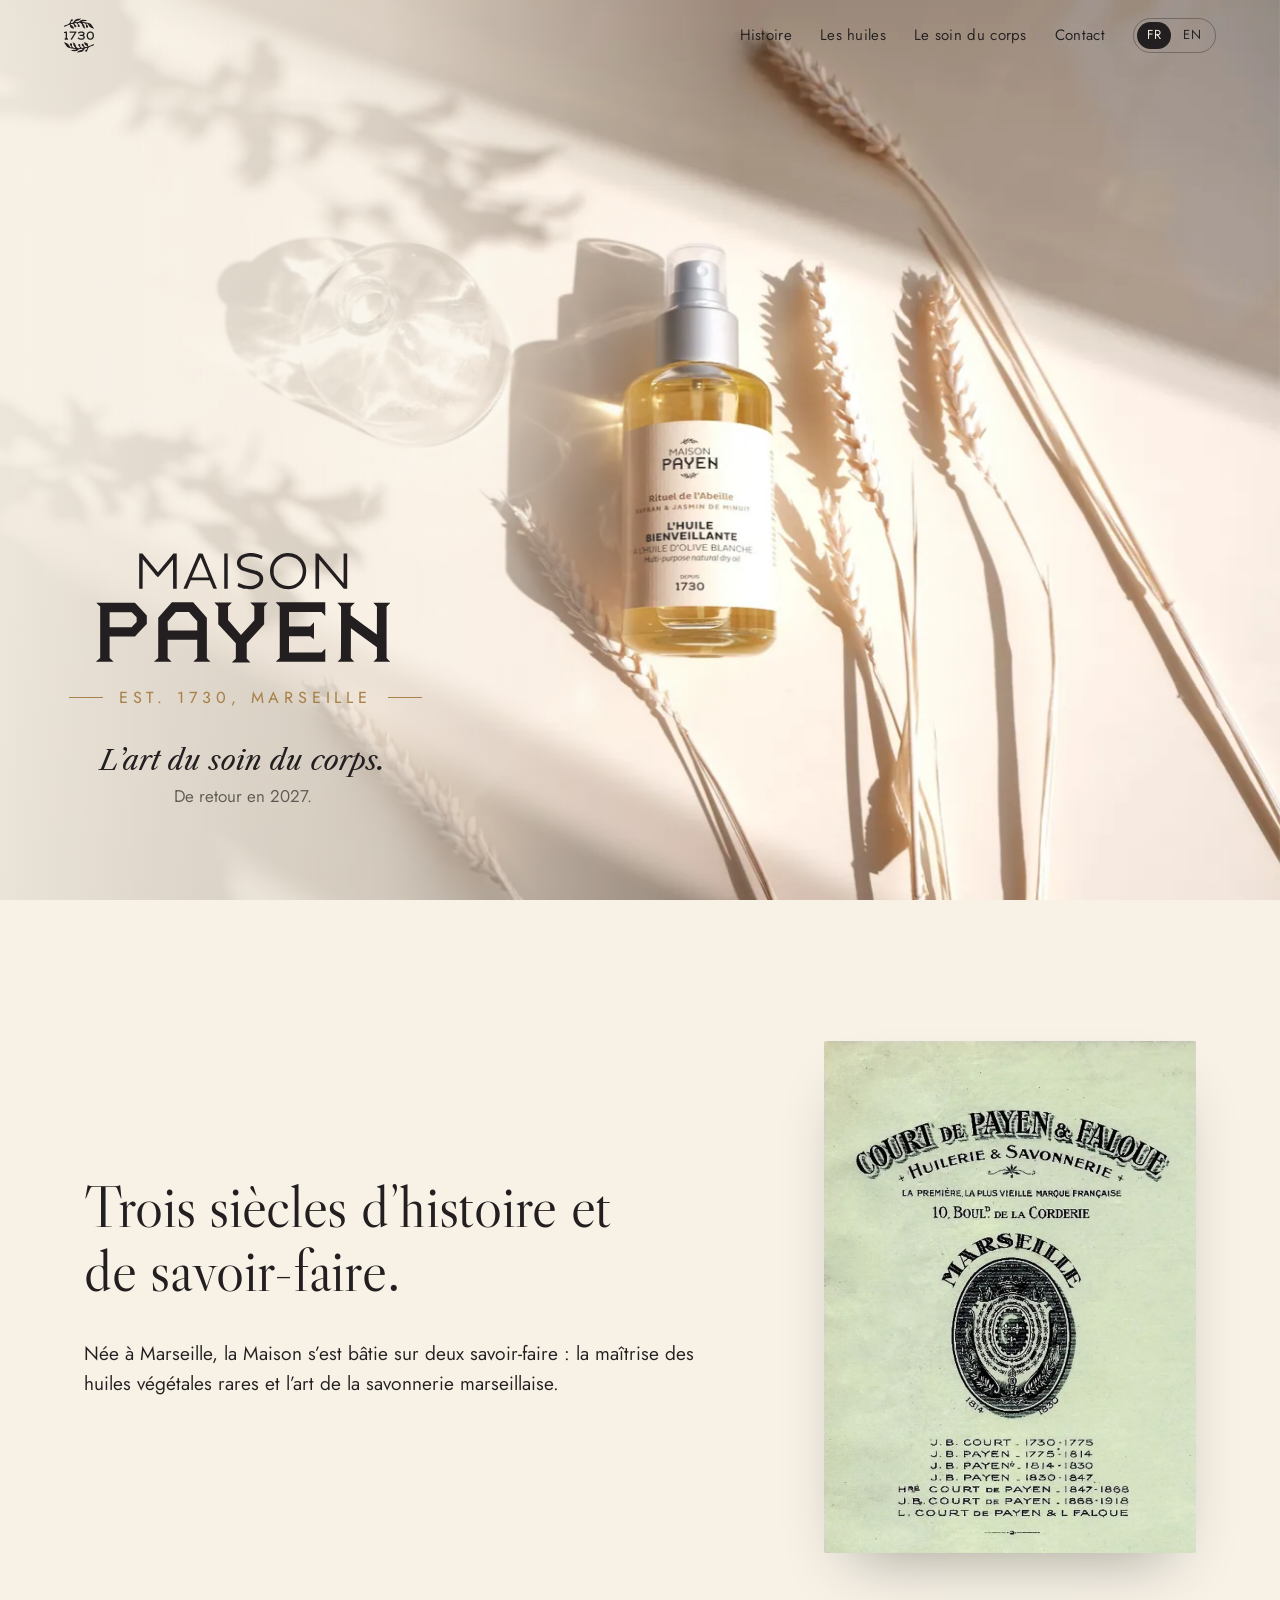
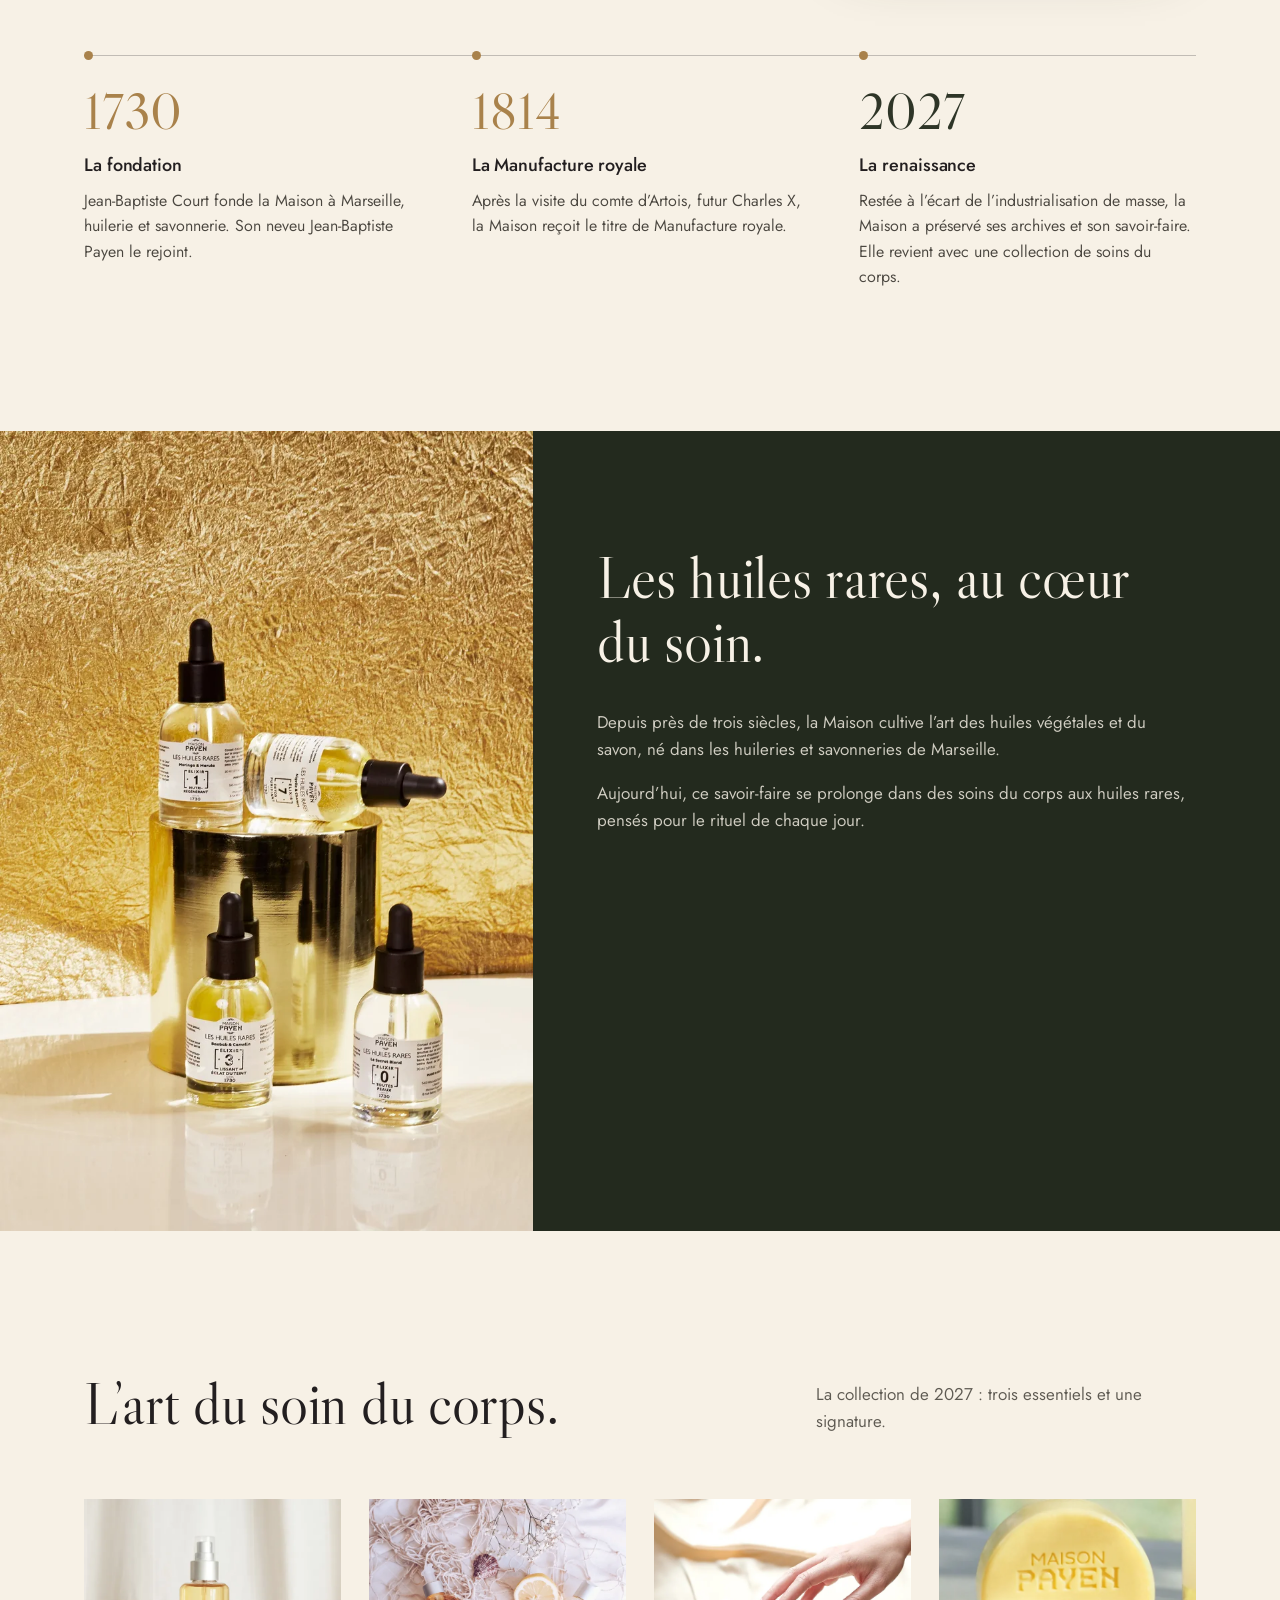
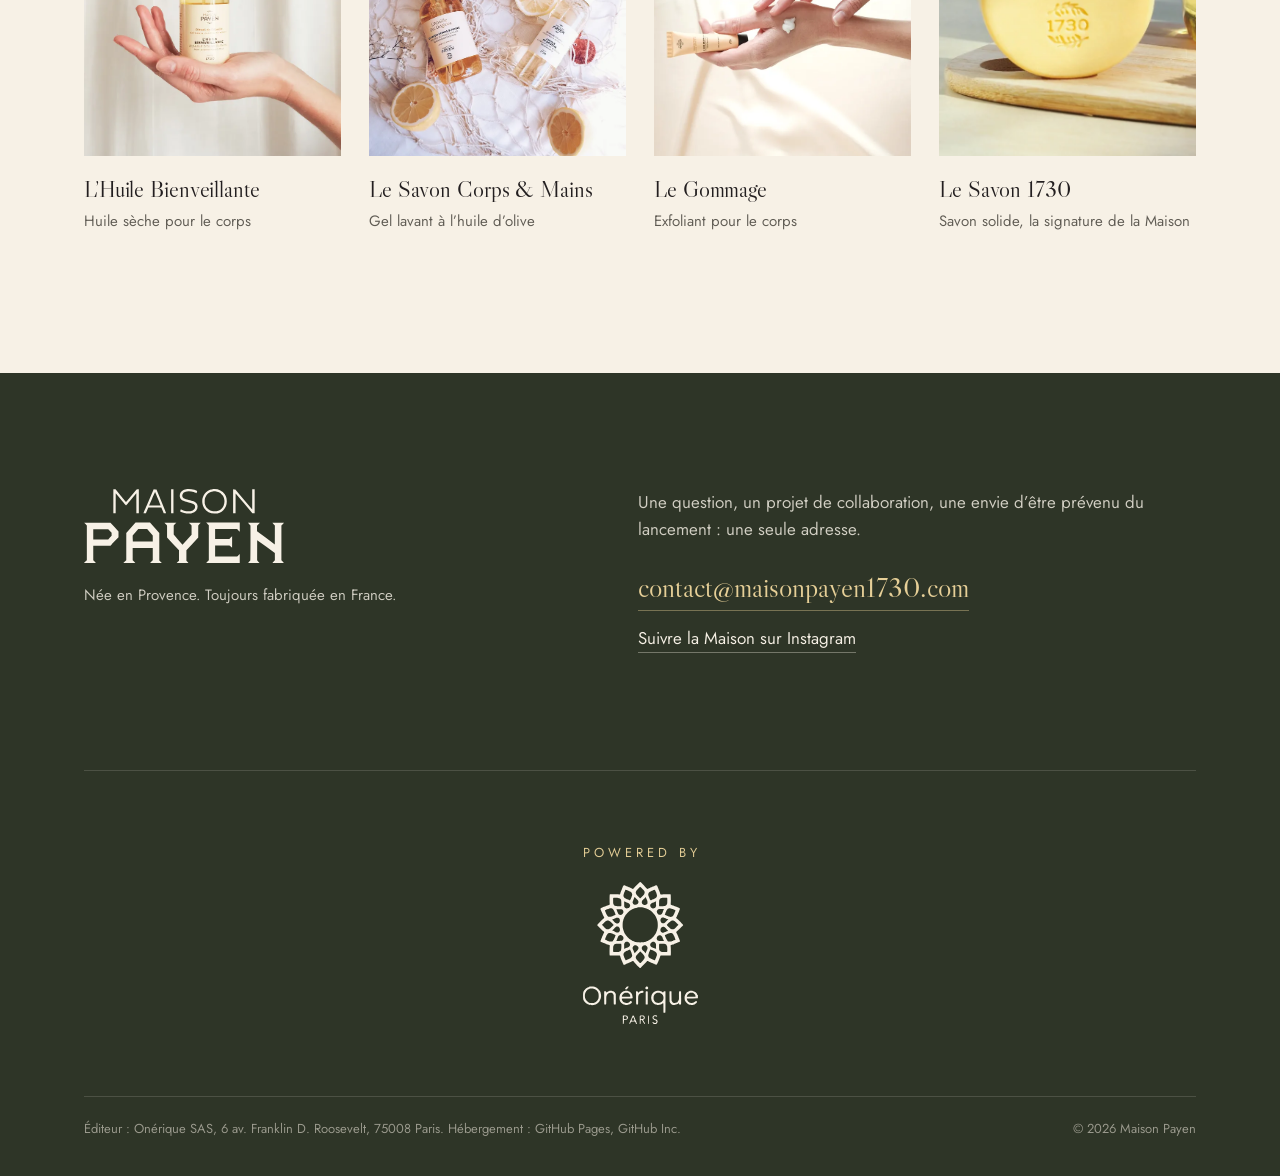
<file: index.html>
<!doctype html>
<html lang="fr">
<head>
<meta charset="utf-8">
<meta name="viewport" content="width=device-width, initial-scale=1, viewport-fit=cover">
<title>Maison Payen 1730 | L’art du soin du corps, Marseille depuis 1730</title>
<meta name="description" content="Maison marseillaise fondée en 1730, Manufacture royale en 1814. Maison Payen revient en 2027 avec une collection de soins du corps aux huiles végétales rares, fabriquée en France.">
<meta name="theme-color" content="#2E3527">
<link rel="alternate" hreflang="fr" href="./">
<link rel="alternate" hreflang="en" href="en/">
<meta property="og:type" content="website">
<meta property="og:title" content="Maison Payen 1730 | L’art du soin du corps, Marseille depuis 1730">
<meta property="og:description" content="Maison marseillaise fondée en 1730, Manufacture royale en 1814. Maison Payen revient en 2027 avec une collection de soins du corps aux huiles végétales rares, fabriquée en France.">
<meta property="og:image" content="assets/img/og.jpg">
<meta name="twitter:card" content="summary_large_image">
<link rel="icon" href="assets/favicon.svg" type="image/svg+xml">
<link rel="preload" href="assets/fonts/libre-caslon-display-latin-400-normal.woff2" as="font" type="font/woff2" crossorigin>
<link rel="preload" as="image" href="assets/img/hero-1400.webp" imagesrcset="assets/img/hero-800.webp 800w, assets/img/hero-1400.webp 1400w, assets/img/hero-2400.webp 2400w" imagesizes="100vw">
<link rel="stylesheet" href="assets/site.css">
<script>document.documentElement.classList.add('js')</script>
</head>
<body>
<header class="top" id="top">
  <a class="home" href="#" aria-label="Maison Payen 1730"><span class="mark emblem"></span></a>
  <nav aria-label="Navigation principale">
    <div class="links" id="nav-links"><a href="#histoire">Histoire</a><a href="#huiles">Les huiles</a><a href="#soin">Le soin du corps</a><a href="#contact">Contact</a></div>
    <div class="lang"><span aria-current="true">FR</span><a href="en/" hreflang="en" lang="en" aria-label="English">EN</a></div>
    <button class="menu" type="button" aria-expanded="false" aria-controls="nav-links">Menu</button>
  </nav>
</header>

<main>
<section class="hero">
  <div class="hero-media"><img src="assets/img/hero-1400.webp" srcset="assets/img/hero-800.webp 800w, assets/img/hero-1400.webp 1400w, assets/img/hero-2400.webp 2400w" sizes="100vw" width="1400" height="933" alt="L’Huile Bienveillante de Maison Payen posée parmi des épis de blé, dans la lumière du matin" fetchpriority="high"></div>
  <div class="hero-copy">
    <h1 class="wordmark"><span class="sr">Maison Payen</span><svg aria-hidden="true" focusable="false" version="1.0" xmlns="http://www.w3.org/2000/svg" viewBox="0 0 1623.000000 604.000000" preserveAspectRatio="xMidYMid meet"> <g transform="translate(0.000000,604.000000) scale(0.100000,-0.100000)" fill="currentColor" stroke="none"> <path d="M8380 6030 c-109 -12 -246 -51 -334 -98 -291 -153 -367 -531 -150 -747 91 -91 172 -124 534 -214 401 -100 494 -141 557 -248 25 -42 28 -58 27 -128 0 -67 -5 -89 -27 -133 -54 -103 -149 -170 -304 -214 -63 -18 -105 -22 -213 -22 -194 -1 -359 38 -534 126 -43 22 -82 36 -86 31 -4 -4 -14 -38 -23 -74 -9 -36 -19 -73 -23 -82 -12 -32 216 -124 406 -164 64 -14 128 -18 260 -17 156 0 186 3 272 27 307 82 478 278 478 547 0 206 -126 353 -377 438 -34 12 -189 53 -345 92 -371 93 -443 127 -498 237 -33 65 -33 167 -1 235 106 221 495 293 902 168 53 -16 126 -45 162 -63 l67 -33 28 90 c16 50 27 94 25 98 -6 11 -146 66 -238 93 -173 50 -400 72 -565 55z M10425 6025 c-104 -16 -149 -29 -243 -69 -207 -87 -369 -239 -475 -442 -166 -323 -148 -735 46 -1033 194 -297 518 -456 891 -438 265 13 487 107 661 282 203 202 295 451 282 763 -9 209 -55 356 -162 517 -213 321 -601 484 -1000 420z m305 -186 c88 -14 218 -59 287 -100 79 -47 205 -169 253 -246 144 -227 169 -529 66 -785 -78 -194 -239 -351 -433 -426 -108 -42 -189 -56 -323 -55 -142 1 -237 24 -370 89 -79 40 -108 61 -185 138 -104 105 -152 182 -197 316 -31 91 -32 102 -32 260 -1 191 10 242 79 385 78 161 197 279 360 356 75 35 162 63 230 72 61 8 202 7 265 -4z M2380 5040 l0 -970 95 0 95 0 2 811 3 812 405 -491 c343 -416 409 -491 431 -491 23 -1 81 65 430 487 l404 488 3 -808 2 -808 100 0 100 0 0 970 0 970 -92 0 -93 -1 -425 -514 c-233 -283 -427 -515 -430 -514 -3 0 -195 232 -428 515 l-423 514 -89 0 -90 0 0 -970z M5264 5103 c-214 -499 -401 -936 -416 -971 l-27 -63 101 3 102 3 100 233 99 232 527 0 526 0 93 -227 c52 -126 97 -232 101 -236 4 -4 50 -6 103 -5 l95 3 -393 965 -394 965 -113 3 -114 3 -390 -908z m735 139 c122 -299 221 -546 218 -548 -2 -2 -213 -3 -469 -2 l-465 3 240 553 c132 304 243 549 247 545 4 -4 107 -253 229 -551z M7070 5040 l0 -970 95 0 95 0 0 970 0 970 -95 0 -95 0 0 -970z M12100 5040 l0 -970 100 0 100 0 2 806 3 806 680 -805 680 -806 93 0 92 -1 0 970 0 970 -100 0 -100 0 0 -816 0 -815 -686 813 -685 813 -90 3 -89 3 0 -971z M3807 2898 l-376 -423 -1 -1111 0 -1111 -115 -103 c-63 -56 -115 -104 -115 -106 0 -2 217 -4 482 -4 l483 0 -108 108 -107 107 0 503 0 502 815 0 815 0 0 -502 0 -503 -107 -107 -108 -108 475 0 475 0 -103 103 -102 102 0 1110 0 1110 -377 427 -378 427 -586 1 -586 0 -376 -422z m1545 -368 l228 -255 0 -252 0 -253 -808 0 -809 0 -6 167 c-4 91 -7 203 -7 249 l0 83 227 260 227 261 360 -2 360 -3 228 -255z M9920 3312 c0 -4 47 -54 105 -112 l105 -105 0 -1420 0 -1420 -107 -107 -108 -108 1363 0 1362 0 0 362 0 363 -103 -103 -102 -102 -898 0 -897 0 0 445 0 445 583 0 582 0 103 -85 c57 -47 105 -85 108 -85 2 0 4 210 4 467 l0 468 -113 -113 -112 -112 -578 0 -577 0 0 400 0 400 893 0 894 0 106 -109 107 -110 0 375 0 374 -1360 0 c-748 0 -1360 -3 -1360 -8z M6549 3283 c11 -16 58 -66 105 -113 l86 -85 0 -487 0 -488 485 -525 485 -524 0 -418 0 -418 -112 -112 -113 -113 515 0 514 0 -40 43 c-22 23 -68 73 -102 110 l-62 68 0 420 0 420 480 524 480 524 0 488 1 488 37 42 c20 22 66 73 101 112 l63 71 -485 0 -485 0 114 -112 114 -111 0 -379 0 -379 -369 -409 -369 -408 -356 415 -356 414 0 372 0 372 106 113 106 112 -482 0 -481 0 20 -27z M123 3192 l107 -107 0 -1417 0 -1416 -115 -102 c-63 -57 -115 -105 -115 -107 0 -1 217 -3 482 -3 l483 0 -108 108 -107 107 0 588 0 587 698 1 697 1 85 92 c47 51 194 208 328 349 l242 256 0 233 0 233 -328 352 -327 353 -1065 0 -1065 0 108 -108z m1980 -556 l137 -144 0 -126 0 -125 -137 -145 -138 -146 -607 0 -608 0 0 415 0 415 608 0 608 0 137 -144z M13310 3295 c0 -3 45 -53 100 -112 l100 -107 0 -1417 c0 -1253 -2 -1418 -15 -1429 -8 -7 -52 -53 -96 -101 l-81 -89 462 0 462 0 -96 104 -96 104 2 819 3 819 717 -520 717 -521 1 -298 0 -297 -72 -78 c-40 -42 -84 -89 -97 -105 l-24 -27 462 0 463 0 -101 107 -101 107 0 1409 0 1409 106 111 105 112 -235 3 c-130 1 -342 1 -471 0 l-235 -3 100 -112 100 -111 -2 -765 -3 -765 -722 532 -723 531 0 230 0 230 117 117 118 118 -483 0 c-265 0 -482 -2 -482 -5z"/> </g> </svg></h1>
    <p class="est">Est. 1730, Marseille</p>
    <p class="tag">L’art du soin du corps.</p>
    <p class="when">De retour en 2027.</p>
  </div>
</section>

<section class="histoire" id="histoire">
  <div class="wrap">
    <div class="intro">
      <div><h2>Trois siècles d’histoire et de savoir-faire.</h2><p class="lede">Née à Marseille, la Maison s’est bâtie sur deux savoir-faire : la maîtrise des huiles végétales rares et l’art de la savonnerie marseillaise.</p></div>
      <img class="archive" src="assets/img/archive-700.webp" srcset="assets/img/archive-700.webp 700w, assets/img/archive-1200.webp 1200w" sizes="(max-width:980px) 80vw, 30vw" width="700" height="964" alt="En-tête historique Court de Payen &amp; Falque, huilerie et savonnerie, 10 boulevard de la Corderie, Marseille" loading="lazy" decoding="async">
    </div>
    <ol class="ligne"><li><span class="y">1730</span><h3>La fondation</h3><p>Jean-Baptiste Court fonde la Maison à Marseille, huilerie et savonnerie. Son neveu Jean-Baptiste Payen le rejoint.</p></li><li><span class="y">1814</span><h3>La Manufacture royale</h3><p>Après la visite du comte d’Artois, futur Charles X, la Maison reçoit le titre de Manufacture royale.</p></li><li><span class="y">2027</span><h3>La renaissance</h3><p>Restée à l’écart de l’industrialisation de masse, la Maison a préservé ses archives et son savoir-faire. Elle revient avec une collection de soins du corps.</p></li></ol>
  </div>
</section>

<section class="huiles" id="huiles">
  <figure><img src="assets/img/huiles-800.webp" srcset="assets/img/huiles-800.webp 800w, assets/img/huiles-1400.webp 1400w" sizes="(max-width:980px) 100vw, 42vw" width="800" height="1200" alt="Flacons Les Huiles Rares de Maison Payen sur un fond doré" loading="lazy" decoding="async"></figure>
  <div class="txt">
    <h2>Les huiles rares, au cœur du soin.</h2>
    <p>Depuis près de trois siècles, la Maison cultive l’art des huiles végétales et du savon, né dans les huileries et savonneries de Marseille.</p><p>Aujourd’hui, ce savoir-faire se prolonge dans des soins du corps aux huiles rares, pensés pour le rituel de chaque jour.</p>
  </div>
</section>

<section class="soin" id="soin">
  <div class="wrap">
    <div class="head"><h2>L’art du soin du corps.</h2><p>La collection de 2027 : trois essentiels et une signature.</p></div>
    <ul class="products"><li><img src="assets/img/huile-bienveillante-700.webp" width="700" height="700" alt="Main tenant le flacon de L’Huile Bienveillante" loading="lazy" decoding="async"><h3>L’Huile Bienveillante</h3><p>Huile sèche pour le corps</p></li><li><img src="assets/img/savon-corps-mains-700.webp" width="700" height="700" alt="Le Savon Corps &amp; Mains posé sur un filet de pêche, avec des citrons" loading="lazy" decoding="async"><h3>Le Savon Corps &amp; Mains</h3><p>Gel lavant à l’huile d’olive</p></li><li><img src="assets/img/gommage-700.webp" width="700" height="700" alt="Mains appliquant Le Gommage de Maison Payen" loading="lazy" decoding="async"><h3>Le Gommage</h3><p>Exfoliant pour le corps</p></li><li><img src="assets/img/savon-1730-555.webp" width="700" height="700" alt="Savon solide Maison Payen 1730 posé sur une planche en bois" loading="lazy" decoding="async"><h3>Le Savon 1730</h3><p>Savon solide, la signature de la Maison</p></li></ul>
  </div>
</section>
</main>

<footer class="foot" id="contact">
  <div class="wrap">
    <div class="grid">
      <div><span class="wordmark"><svg aria-hidden="true" focusable="false" version="1.0" xmlns="http://www.w3.org/2000/svg" viewBox="0 0 1623.000000 604.000000" preserveAspectRatio="xMidYMid meet"> <g transform="translate(0.000000,604.000000) scale(0.100000,-0.100000)" fill="currentColor" stroke="none"> <path d="M8380 6030 c-109 -12 -246 -51 -334 -98 -291 -153 -367 -531 -150 -747 91 -91 172 -124 534 -214 401 -100 494 -141 557 -248 25 -42 28 -58 27 -128 0 -67 -5 -89 -27 -133 -54 -103 -149 -170 -304 -214 -63 -18 -105 -22 -213 -22 -194 -1 -359 38 -534 126 -43 22 -82 36 -86 31 -4 -4 -14 -38 -23 -74 -9 -36 -19 -73 -23 -82 -12 -32 216 -124 406 -164 64 -14 128 -18 260 -17 156 0 186 3 272 27 307 82 478 278 478 547 0 206 -126 353 -377 438 -34 12 -189 53 -345 92 -371 93 -443 127 -498 237 -33 65 -33 167 -1 235 106 221 495 293 902 168 53 -16 126 -45 162 -63 l67 -33 28 90 c16 50 27 94 25 98 -6 11 -146 66 -238 93 -173 50 -400 72 -565 55z M10425 6025 c-104 -16 -149 -29 -243 -69 -207 -87 -369 -239 -475 -442 -166 -323 -148 -735 46 -1033 194 -297 518 -456 891 -438 265 13 487 107 661 282 203 202 295 451 282 763 -9 209 -55 356 -162 517 -213 321 -601 484 -1000 420z m305 -186 c88 -14 218 -59 287 -100 79 -47 205 -169 253 -246 144 -227 169 -529 66 -785 -78 -194 -239 -351 -433 -426 -108 -42 -189 -56 -323 -55 -142 1 -237 24 -370 89 -79 40 -108 61 -185 138 -104 105 -152 182 -197 316 -31 91 -32 102 -32 260 -1 191 10 242 79 385 78 161 197 279 360 356 75 35 162 63 230 72 61 8 202 7 265 -4z M2380 5040 l0 -970 95 0 95 0 2 811 3 812 405 -491 c343 -416 409 -491 431 -491 23 -1 81 65 430 487 l404 488 3 -808 2 -808 100 0 100 0 0 970 0 970 -92 0 -93 -1 -425 -514 c-233 -283 -427 -515 -430 -514 -3 0 -195 232 -428 515 l-423 514 -89 0 -90 0 0 -970z M5264 5103 c-214 -499 -401 -936 -416 -971 l-27 -63 101 3 102 3 100 233 99 232 527 0 526 0 93 -227 c52 -126 97 -232 101 -236 4 -4 50 -6 103 -5 l95 3 -393 965 -394 965 -113 3 -114 3 -390 -908z m735 139 c122 -299 221 -546 218 -548 -2 -2 -213 -3 -469 -2 l-465 3 240 553 c132 304 243 549 247 545 4 -4 107 -253 229 -551z M7070 5040 l0 -970 95 0 95 0 0 970 0 970 -95 0 -95 0 0 -970z M12100 5040 l0 -970 100 0 100 0 2 806 3 806 680 -805 680 -806 93 0 92 -1 0 970 0 970 -100 0 -100 0 0 -816 0 -815 -686 813 -685 813 -90 3 -89 3 0 -971z M3807 2898 l-376 -423 -1 -1111 0 -1111 -115 -103 c-63 -56 -115 -104 -115 -106 0 -2 217 -4 482 -4 l483 0 -108 108 -107 107 0 503 0 502 815 0 815 0 0 -502 0 -503 -107 -107 -108 -108 475 0 475 0 -103 103 -102 102 0 1110 0 1110 -377 427 -378 427 -586 1 -586 0 -376 -422z m1545 -368 l228 -255 0 -252 0 -253 -808 0 -809 0 -6 167 c-4 91 -7 203 -7 249 l0 83 227 260 227 261 360 -2 360 -3 228 -255z M9920 3312 c0 -4 47 -54 105 -112 l105 -105 0 -1420 0 -1420 -107 -107 -108 -108 1363 0 1362 0 0 362 0 363 -103 -103 -102 -102 -898 0 -897 0 0 445 0 445 583 0 582 0 103 -85 c57 -47 105 -85 108 -85 2 0 4 210 4 467 l0 468 -113 -113 -112 -112 -578 0 -577 0 0 400 0 400 893 0 894 0 106 -109 107 -110 0 375 0 374 -1360 0 c-748 0 -1360 -3 -1360 -8z M6549 3283 c11 -16 58 -66 105 -113 l86 -85 0 -487 0 -488 485 -525 485 -524 0 -418 0 -418 -112 -112 -113 -113 515 0 514 0 -40 43 c-22 23 -68 73 -102 110 l-62 68 0 420 0 420 480 524 480 524 0 488 1 488 37 42 c20 22 66 73 101 112 l63 71 -485 0 -485 0 114 -112 114 -111 0 -379 0 -379 -369 -409 -369 -408 -356 415 -356 414 0 372 0 372 106 113 106 112 -482 0 -481 0 20 -27z M123 3192 l107 -107 0 -1417 0 -1416 -115 -102 c-63 -57 -115 -105 -115 -107 0 -1 217 -3 482 -3 l483 0 -108 108 -107 107 0 588 0 587 698 1 697 1 85 92 c47 51 194 208 328 349 l242 256 0 233 0 233 -328 352 -327 353 -1065 0 -1065 0 108 -108z m1980 -556 l137 -144 0 -126 0 -125 -137 -145 -138 -146 -607 0 -608 0 0 415 0 415 608 0 608 0 137 -144z M13310 3295 c0 -3 45 -53 100 -112 l100 -107 0 -1417 c0 -1253 -2 -1418 -15 -1429 -8 -7 -52 -53 -96 -101 l-81 -89 462 0 462 0 -96 104 -96 104 2 819 3 819 717 -520 717 -521 1 -298 0 -297 -72 -78 c-40 -42 -84 -89 -97 -105 l-24 -27 462 0 463 0 -101 107 -101 107 0 1409 0 1409 106 111 105 112 -235 3 c-130 1 -342 1 -471 0 l-235 -3 100 -112 100 -111 -2 -765 -3 -765 -722 532 -723 531 0 230 0 230 117 117 118 118 -483 0 c-265 0 -482 -2 -482 -5z"/> </g> </svg></span><p>Née en Provence. Toujours fabriquée en France.</p></div>
      <div class="contact">
        <p>Une question, un projet de collaboration, une envie d’être prévenu du lancement : une seule adresse.</p>
        <p class="links"><a class="mail" href="mailto:contact@maisonpayen1730.com">contact@maisonpayen1730.com</a><a href="https://www.instagram.com/maisonpayen1730/" rel="noopener">Suivre la Maison sur Instagram</a></p>
      </div>
    </div>
    <a class="powered" href="https://onerique.com" rel="noopener" aria-label="Powered by Onérique"><span>Powered by</span><span class="mark oner" aria-hidden="true"></span></a>
    <div class="legal"><p>Éditeur : Onérique SAS, 6 av. Franklin D. Roosevelt, 75008 Paris. Hébergement : GitHub Pages, GitHub Inc.</p><p>© 2026 Maison Payen</p></div>
  </div>
</footer>
<script src="assets/site.js" defer></script>
</body>
</html>
</file>
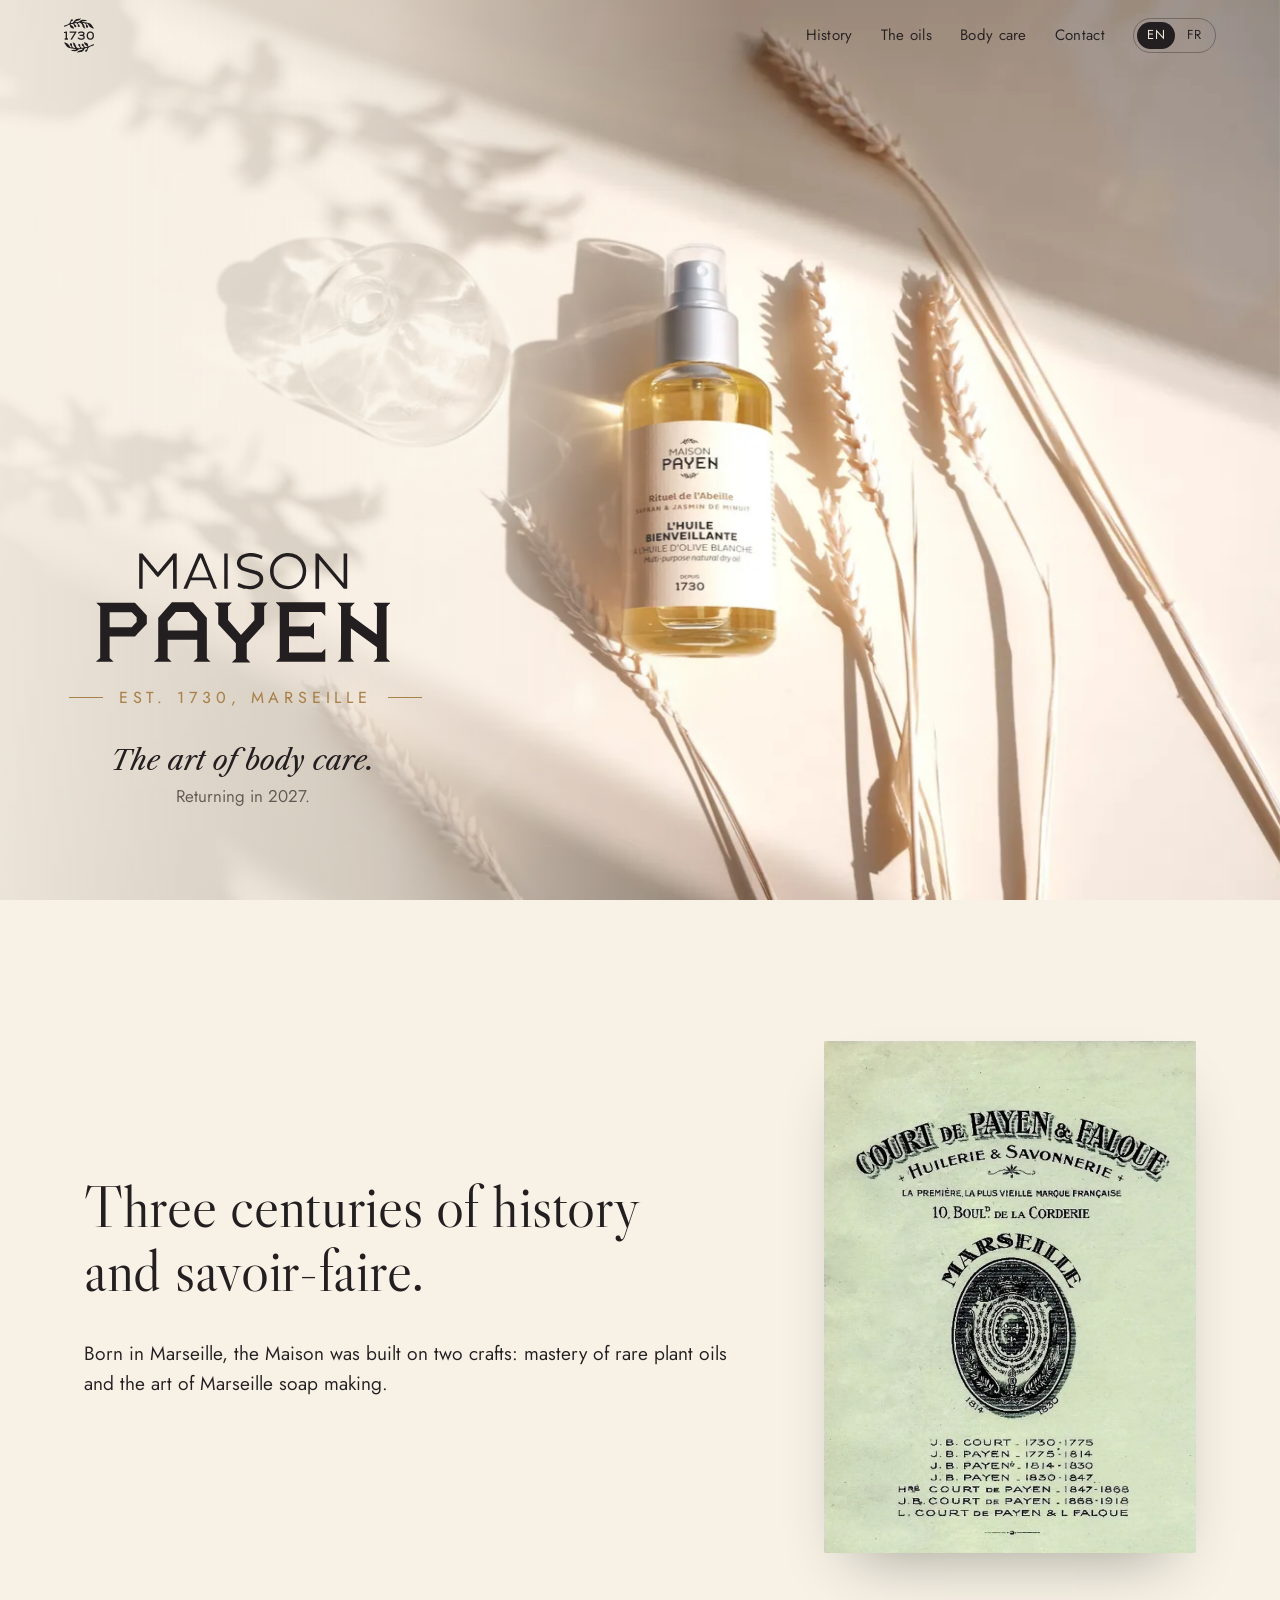
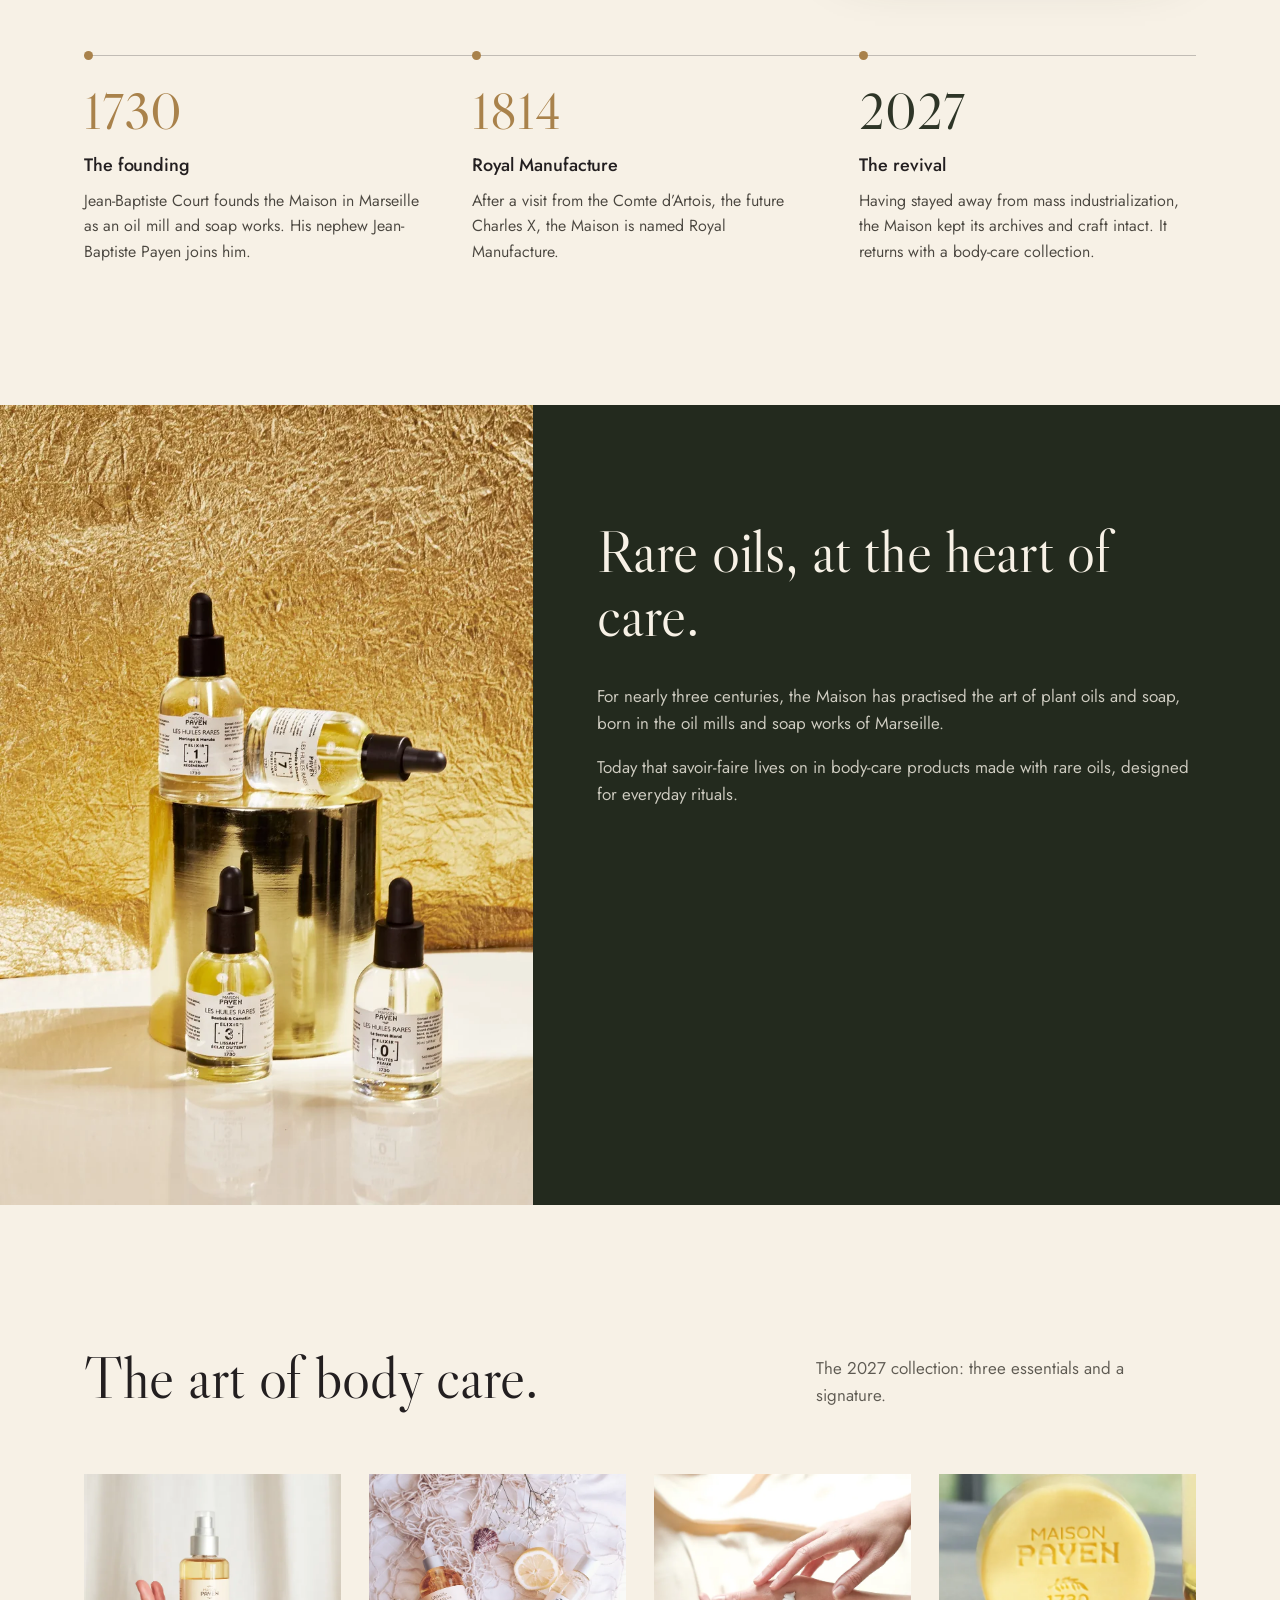
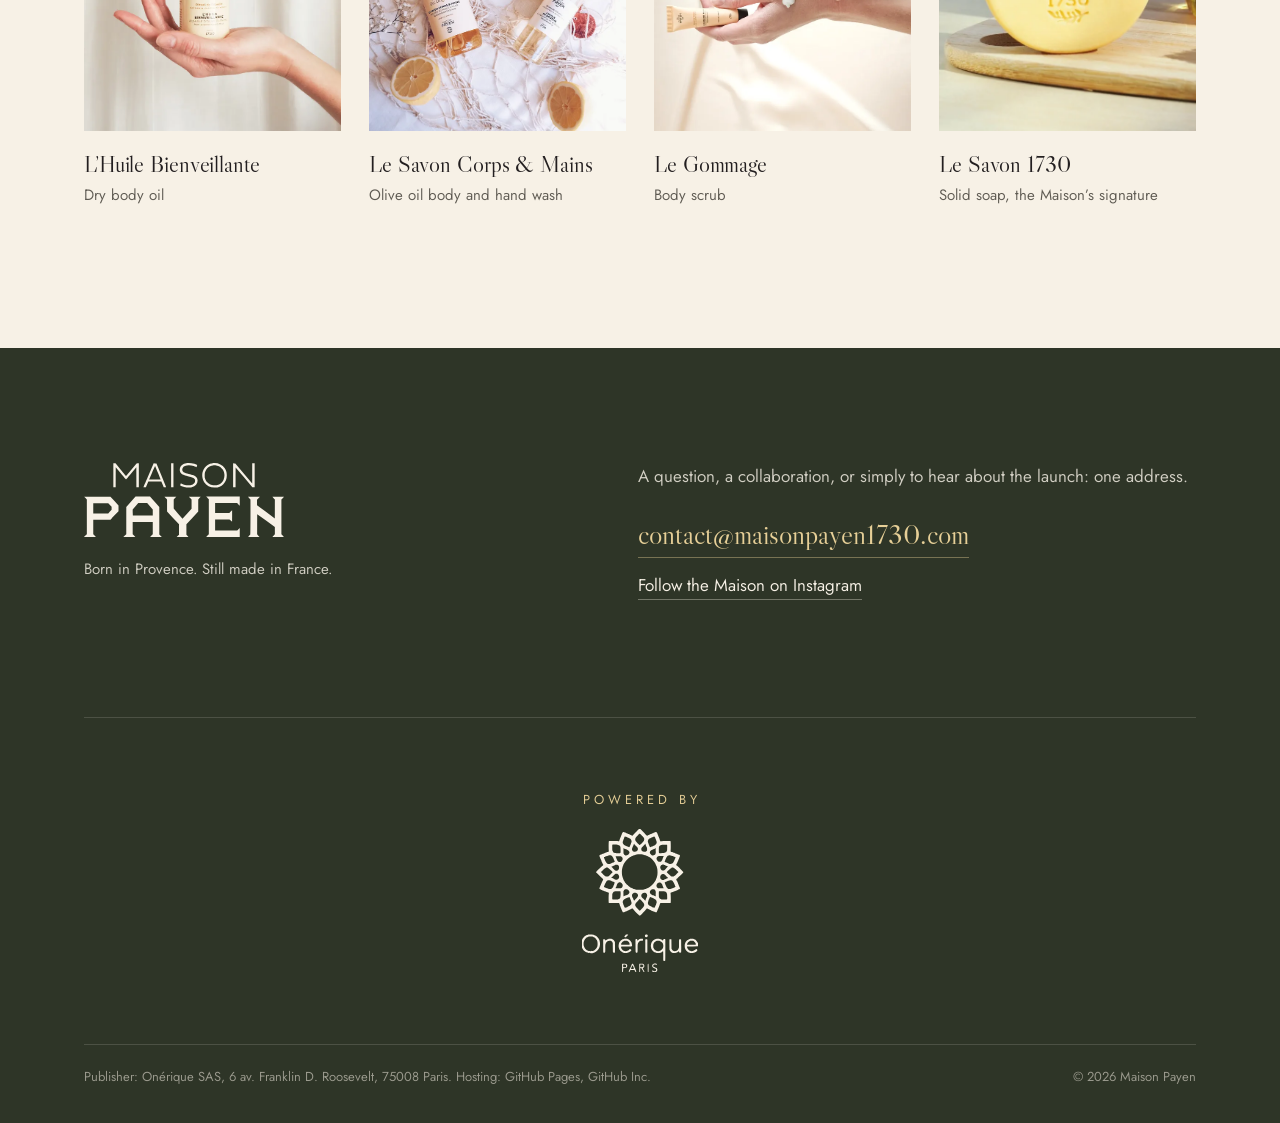
<file: en/index.html>
<!doctype html>
<html lang="en">
<head>
<meta charset="utf-8">
<meta name="viewport" content="width=device-width, initial-scale=1, viewport-fit=cover">
<title>Maison Payen 1730 | The art of body care, Marseille since 1730</title>
<meta name="description" content="A Marseille house founded in 1730, Royal Manufacture in 1814. Maison Payen returns in 2027 with a body-care collection built on rare plant oils, made in France.">
<meta name="theme-color" content="#2E3527">
<link rel="alternate" hreflang="en" href="./">
<link rel="alternate" hreflang="fr" href="../">
<meta property="og:type" content="website">
<meta property="og:title" content="Maison Payen 1730 | The art of body care, Marseille since 1730">
<meta property="og:description" content="A Marseille house founded in 1730, Royal Manufacture in 1814. Maison Payen returns in 2027 with a body-care collection built on rare plant oils, made in France.">
<meta property="og:image" content="../assets/img/og.jpg">
<meta name="twitter:card" content="summary_large_image">
<link rel="icon" href="../assets/favicon.svg" type="image/svg+xml">
<link rel="preload" href="../assets/fonts/libre-caslon-display-latin-400-normal.woff2" as="font" type="font/woff2" crossorigin>
<link rel="preload" as="image" href="../assets/img/hero-1400.webp" imagesrcset="../assets/img/hero-800.webp 800w, ../assets/img/hero-1400.webp 1400w, ../assets/img/hero-2400.webp 2400w" imagesizes="100vw">
<link rel="stylesheet" href="../assets/site.css">
<script>document.documentElement.classList.add('js')</script>
</head>
<body>
<header class="top" id="top">
  <a class="home" href="#" aria-label="Maison Payen 1730"><span class="mark emblem"></span></a>
  <nav aria-label="Main navigation">
    <div class="links" id="nav-links"><a href="#histoire">History</a><a href="#huiles">The oils</a><a href="#soin">Body care</a><a href="#contact">Contact</a></div>
    <div class="lang"><span aria-current="true">EN</span><a href="../" hreflang="fr" lang="fr" aria-label="Français">FR</a></div>
    <button class="menu" type="button" aria-expanded="false" aria-controls="nav-links">Menu</button>
  </nav>
</header>

<main>
<section class="hero">
  <div class="hero-media"><img src="../assets/img/hero-1400.webp" srcset="../assets/img/hero-800.webp 800w, ../assets/img/hero-1400.webp 1400w, ../assets/img/hero-2400.webp 2400w" sizes="100vw" width="1400" height="933" alt="Maison Payen’s L’Huile Bienveillante resting among ears of wheat in morning light" fetchpriority="high"></div>
  <div class="hero-copy">
    <h1 class="wordmark"><span class="sr">Maison Payen</span><svg aria-hidden="true" focusable="false" version="1.0" xmlns="http://www.w3.org/2000/svg" viewBox="0 0 1623.000000 604.000000" preserveAspectRatio="xMidYMid meet"> <g transform="translate(0.000000,604.000000) scale(0.100000,-0.100000)" fill="currentColor" stroke="none"> <path d="M8380 6030 c-109 -12 -246 -51 -334 -98 -291 -153 -367 -531 -150 -747 91 -91 172 -124 534 -214 401 -100 494 -141 557 -248 25 -42 28 -58 27 -128 0 -67 -5 -89 -27 -133 -54 -103 -149 -170 -304 -214 -63 -18 -105 -22 -213 -22 -194 -1 -359 38 -534 126 -43 22 -82 36 -86 31 -4 -4 -14 -38 -23 -74 -9 -36 -19 -73 -23 -82 -12 -32 216 -124 406 -164 64 -14 128 -18 260 -17 156 0 186 3 272 27 307 82 478 278 478 547 0 206 -126 353 -377 438 -34 12 -189 53 -345 92 -371 93 -443 127 -498 237 -33 65 -33 167 -1 235 106 221 495 293 902 168 53 -16 126 -45 162 -63 l67 -33 28 90 c16 50 27 94 25 98 -6 11 -146 66 -238 93 -173 50 -400 72 -565 55z M10425 6025 c-104 -16 -149 -29 -243 -69 -207 -87 -369 -239 -475 -442 -166 -323 -148 -735 46 -1033 194 -297 518 -456 891 -438 265 13 487 107 661 282 203 202 295 451 282 763 -9 209 -55 356 -162 517 -213 321 -601 484 -1000 420z m305 -186 c88 -14 218 -59 287 -100 79 -47 205 -169 253 -246 144 -227 169 -529 66 -785 -78 -194 -239 -351 -433 -426 -108 -42 -189 -56 -323 -55 -142 1 -237 24 -370 89 -79 40 -108 61 -185 138 -104 105 -152 182 -197 316 -31 91 -32 102 -32 260 -1 191 10 242 79 385 78 161 197 279 360 356 75 35 162 63 230 72 61 8 202 7 265 -4z M2380 5040 l0 -970 95 0 95 0 2 811 3 812 405 -491 c343 -416 409 -491 431 -491 23 -1 81 65 430 487 l404 488 3 -808 2 -808 100 0 100 0 0 970 0 970 -92 0 -93 -1 -425 -514 c-233 -283 -427 -515 -430 -514 -3 0 -195 232 -428 515 l-423 514 -89 0 -90 0 0 -970z M5264 5103 c-214 -499 -401 -936 -416 -971 l-27 -63 101 3 102 3 100 233 99 232 527 0 526 0 93 -227 c52 -126 97 -232 101 -236 4 -4 50 -6 103 -5 l95 3 -393 965 -394 965 -113 3 -114 3 -390 -908z m735 139 c122 -299 221 -546 218 -548 -2 -2 -213 -3 -469 -2 l-465 3 240 553 c132 304 243 549 247 545 4 -4 107 -253 229 -551z M7070 5040 l0 -970 95 0 95 0 0 970 0 970 -95 0 -95 0 0 -970z M12100 5040 l0 -970 100 0 100 0 2 806 3 806 680 -805 680 -806 93 0 92 -1 0 970 0 970 -100 0 -100 0 0 -816 0 -815 -686 813 -685 813 -90 3 -89 3 0 -971z M3807 2898 l-376 -423 -1 -1111 0 -1111 -115 -103 c-63 -56 -115 -104 -115 -106 0 -2 217 -4 482 -4 l483 0 -108 108 -107 107 0 503 0 502 815 0 815 0 0 -502 0 -503 -107 -107 -108 -108 475 0 475 0 -103 103 -102 102 0 1110 0 1110 -377 427 -378 427 -586 1 -586 0 -376 -422z m1545 -368 l228 -255 0 -252 0 -253 -808 0 -809 0 -6 167 c-4 91 -7 203 -7 249 l0 83 227 260 227 261 360 -2 360 -3 228 -255z M9920 3312 c0 -4 47 -54 105 -112 l105 -105 0 -1420 0 -1420 -107 -107 -108 -108 1363 0 1362 0 0 362 0 363 -103 -103 -102 -102 -898 0 -897 0 0 445 0 445 583 0 582 0 103 -85 c57 -47 105 -85 108 -85 2 0 4 210 4 467 l0 468 -113 -113 -112 -112 -578 0 -577 0 0 400 0 400 893 0 894 0 106 -109 107 -110 0 375 0 374 -1360 0 c-748 0 -1360 -3 -1360 -8z M6549 3283 c11 -16 58 -66 105 -113 l86 -85 0 -487 0 -488 485 -525 485 -524 0 -418 0 -418 -112 -112 -113 -113 515 0 514 0 -40 43 c-22 23 -68 73 -102 110 l-62 68 0 420 0 420 480 524 480 524 0 488 1 488 37 42 c20 22 66 73 101 112 l63 71 -485 0 -485 0 114 -112 114 -111 0 -379 0 -379 -369 -409 -369 -408 -356 415 -356 414 0 372 0 372 106 113 106 112 -482 0 -481 0 20 -27z M123 3192 l107 -107 0 -1417 0 -1416 -115 -102 c-63 -57 -115 -105 -115 -107 0 -1 217 -3 482 -3 l483 0 -108 108 -107 107 0 588 0 587 698 1 697 1 85 92 c47 51 194 208 328 349 l242 256 0 233 0 233 -328 352 -327 353 -1065 0 -1065 0 108 -108z m1980 -556 l137 -144 0 -126 0 -125 -137 -145 -138 -146 -607 0 -608 0 0 415 0 415 608 0 608 0 137 -144z M13310 3295 c0 -3 45 -53 100 -112 l100 -107 0 -1417 c0 -1253 -2 -1418 -15 -1429 -8 -7 -52 -53 -96 -101 l-81 -89 462 0 462 0 -96 104 -96 104 2 819 3 819 717 -520 717 -521 1 -298 0 -297 -72 -78 c-40 -42 -84 -89 -97 -105 l-24 -27 462 0 463 0 -101 107 -101 107 0 1409 0 1409 106 111 105 112 -235 3 c-130 1 -342 1 -471 0 l-235 -3 100 -112 100 -111 -2 -765 -3 -765 -722 532 -723 531 0 230 0 230 117 117 118 118 -483 0 c-265 0 -482 -2 -482 -5z"/> </g> </svg></h1>
    <p class="est">Est. 1730, Marseille</p>
    <p class="tag">The art of body care.</p>
    <p class="when">Returning in 2027.</p>
  </div>
</section>

<section class="histoire" id="histoire">
  <div class="wrap">
    <div class="intro">
      <div><h2>Three centuries of history and savoir-faire.</h2><p class="lede">Born in Marseille, the Maison was built on two crafts: mastery of rare plant oils and the art of Marseille soap making.</p></div>
      <img class="archive" src="../assets/img/archive-700.webp" srcset="../assets/img/archive-700.webp 700w, ../assets/img/archive-1200.webp 1200w" sizes="(max-width:980px) 80vw, 30vw" width="700" height="964" alt="Historic Court de Payen &amp; Falque letterhead, oil mill and soap works, 10 boulevard de la Corderie, Marseille" loading="lazy" decoding="async">
    </div>
    <ol class="ligne"><li><span class="y">1730</span><h3>The founding</h3><p>Jean-Baptiste Court founds the Maison in Marseille as an oil mill and soap works. His nephew Jean-Baptiste Payen joins him.</p></li><li><span class="y">1814</span><h3>Royal Manufacture</h3><p>After a visit from the Comte d’Artois, the future Charles X, the Maison is named Royal Manufacture.</p></li><li><span class="y">2027</span><h3>The revival</h3><p>Having stayed away from mass industrialization, the Maison kept its archives and craft intact. It returns with a body-care collection.</p></li></ol>
  </div>
</section>

<section class="huiles" id="huiles">
  <figure><img src="../assets/img/huiles-800.webp" srcset="../assets/img/huiles-800.webp 800w, ../assets/img/huiles-1400.webp 1400w" sizes="(max-width:980px) 100vw, 42vw" width="800" height="1200" alt="Maison Payen Les Huiles Rares bottles against a golden backdrop" loading="lazy" decoding="async"></figure>
  <div class="txt">
    <h2>Rare oils, at the heart of care.</h2>
    <p>For nearly three centuries, the Maison has practised the art of plant oils and soap, born in the oil mills and soap works of Marseille.</p><p>Today that savoir-faire lives on in body-care products made with rare oils, designed for everyday rituals.</p>
  </div>
</section>

<section class="soin" id="soin">
  <div class="wrap">
    <div class="head"><h2>The art of body care.</h2><p>The 2027 collection: three essentials and a signature.</p></div>
    <ul class="products"><li><img src="../assets/img/huile-bienveillante-700.webp" width="700" height="700" alt="A hand holding a bottle of L’Huile Bienveillante" loading="lazy" decoding="async"><h3>L’Huile Bienveillante</h3><p>Dry body oil</p></li><li><img src="../assets/img/savon-corps-mains-700.webp" width="700" height="700" alt="Le Savon Corps &amp; Mains on a fishing net with lemons" loading="lazy" decoding="async"><h3>Le Savon Corps &amp; Mains</h3><p>Olive oil body and hand wash</p></li><li><img src="../assets/img/gommage-700.webp" width="700" height="700" alt="Hands applying Maison Payen’s Le Gommage" loading="lazy" decoding="async"><h3>Le Gommage</h3><p>Body scrub</p></li><li><img src="../assets/img/savon-1730-555.webp" width="700" height="700" alt="Maison Payen 1730 solid soap on a wooden board" loading="lazy" decoding="async"><h3>Le Savon 1730</h3><p>Solid soap, the Maison’s signature</p></li></ul>
  </div>
</section>
</main>

<footer class="foot" id="contact">
  <div class="wrap">
    <div class="grid">
      <div><span class="wordmark"><svg aria-hidden="true" focusable="false" version="1.0" xmlns="http://www.w3.org/2000/svg" viewBox="0 0 1623.000000 604.000000" preserveAspectRatio="xMidYMid meet"> <g transform="translate(0.000000,604.000000) scale(0.100000,-0.100000)" fill="currentColor" stroke="none"> <path d="M8380 6030 c-109 -12 -246 -51 -334 -98 -291 -153 -367 -531 -150 -747 91 -91 172 -124 534 -214 401 -100 494 -141 557 -248 25 -42 28 -58 27 -128 0 -67 -5 -89 -27 -133 -54 -103 -149 -170 -304 -214 -63 -18 -105 -22 -213 -22 -194 -1 -359 38 -534 126 -43 22 -82 36 -86 31 -4 -4 -14 -38 -23 -74 -9 -36 -19 -73 -23 -82 -12 -32 216 -124 406 -164 64 -14 128 -18 260 -17 156 0 186 3 272 27 307 82 478 278 478 547 0 206 -126 353 -377 438 -34 12 -189 53 -345 92 -371 93 -443 127 -498 237 -33 65 -33 167 -1 235 106 221 495 293 902 168 53 -16 126 -45 162 -63 l67 -33 28 90 c16 50 27 94 25 98 -6 11 -146 66 -238 93 -173 50 -400 72 -565 55z M10425 6025 c-104 -16 -149 -29 -243 -69 -207 -87 -369 -239 -475 -442 -166 -323 -148 -735 46 -1033 194 -297 518 -456 891 -438 265 13 487 107 661 282 203 202 295 451 282 763 -9 209 -55 356 -162 517 -213 321 -601 484 -1000 420z m305 -186 c88 -14 218 -59 287 -100 79 -47 205 -169 253 -246 144 -227 169 -529 66 -785 -78 -194 -239 -351 -433 -426 -108 -42 -189 -56 -323 -55 -142 1 -237 24 -370 89 -79 40 -108 61 -185 138 -104 105 -152 182 -197 316 -31 91 -32 102 -32 260 -1 191 10 242 79 385 78 161 197 279 360 356 75 35 162 63 230 72 61 8 202 7 265 -4z M2380 5040 l0 -970 95 0 95 0 2 811 3 812 405 -491 c343 -416 409 -491 431 -491 23 -1 81 65 430 487 l404 488 3 -808 2 -808 100 0 100 0 0 970 0 970 -92 0 -93 -1 -425 -514 c-233 -283 -427 -515 -430 -514 -3 0 -195 232 -428 515 l-423 514 -89 0 -90 0 0 -970z M5264 5103 c-214 -499 -401 -936 -416 -971 l-27 -63 101 3 102 3 100 233 99 232 527 0 526 0 93 -227 c52 -126 97 -232 101 -236 4 -4 50 -6 103 -5 l95 3 -393 965 -394 965 -113 3 -114 3 -390 -908z m735 139 c122 -299 221 -546 218 -548 -2 -2 -213 -3 -469 -2 l-465 3 240 553 c132 304 243 549 247 545 4 -4 107 -253 229 -551z M7070 5040 l0 -970 95 0 95 0 0 970 0 970 -95 0 -95 0 0 -970z M12100 5040 l0 -970 100 0 100 0 2 806 3 806 680 -805 680 -806 93 0 92 -1 0 970 0 970 -100 0 -100 0 0 -816 0 -815 -686 813 -685 813 -90 3 -89 3 0 -971z M3807 2898 l-376 -423 -1 -1111 0 -1111 -115 -103 c-63 -56 -115 -104 -115 -106 0 -2 217 -4 482 -4 l483 0 -108 108 -107 107 0 503 0 502 815 0 815 0 0 -502 0 -503 -107 -107 -108 -108 475 0 475 0 -103 103 -102 102 0 1110 0 1110 -377 427 -378 427 -586 1 -586 0 -376 -422z m1545 -368 l228 -255 0 -252 0 -253 -808 0 -809 0 -6 167 c-4 91 -7 203 -7 249 l0 83 227 260 227 261 360 -2 360 -3 228 -255z M9920 3312 c0 -4 47 -54 105 -112 l105 -105 0 -1420 0 -1420 -107 -107 -108 -108 1363 0 1362 0 0 362 0 363 -103 -103 -102 -102 -898 0 -897 0 0 445 0 445 583 0 582 0 103 -85 c57 -47 105 -85 108 -85 2 0 4 210 4 467 l0 468 -113 -113 -112 -112 -578 0 -577 0 0 400 0 400 893 0 894 0 106 -109 107 -110 0 375 0 374 -1360 0 c-748 0 -1360 -3 -1360 -8z M6549 3283 c11 -16 58 -66 105 -113 l86 -85 0 -487 0 -488 485 -525 485 -524 0 -418 0 -418 -112 -112 -113 -113 515 0 514 0 -40 43 c-22 23 -68 73 -102 110 l-62 68 0 420 0 420 480 524 480 524 0 488 1 488 37 42 c20 22 66 73 101 112 l63 71 -485 0 -485 0 114 -112 114 -111 0 -379 0 -379 -369 -409 -369 -408 -356 415 -356 414 0 372 0 372 106 113 106 112 -482 0 -481 0 20 -27z M123 3192 l107 -107 0 -1417 0 -1416 -115 -102 c-63 -57 -115 -105 -115 -107 0 -1 217 -3 482 -3 l483 0 -108 108 -107 107 0 588 0 587 698 1 697 1 85 92 c47 51 194 208 328 349 l242 256 0 233 0 233 -328 352 -327 353 -1065 0 -1065 0 108 -108z m1980 -556 l137 -144 0 -126 0 -125 -137 -145 -138 -146 -607 0 -608 0 0 415 0 415 608 0 608 0 137 -144z M13310 3295 c0 -3 45 -53 100 -112 l100 -107 0 -1417 c0 -1253 -2 -1418 -15 -1429 -8 -7 -52 -53 -96 -101 l-81 -89 462 0 462 0 -96 104 -96 104 2 819 3 819 717 -520 717 -521 1 -298 0 -297 -72 -78 c-40 -42 -84 -89 -97 -105 l-24 -27 462 0 463 0 -101 107 -101 107 0 1409 0 1409 106 111 105 112 -235 3 c-130 1 -342 1 -471 0 l-235 -3 100 -112 100 -111 -2 -765 -3 -765 -722 532 -723 531 0 230 0 230 117 117 118 118 -483 0 c-265 0 -482 -2 -482 -5z"/> </g> </svg></span><p>Born in Provence. Still made in France.</p></div>
      <div class="contact">
        <p>A question, a collaboration, or simply to hear about the launch: one address.</p>
        <p class="links"><a class="mail" href="mailto:contact@maisonpayen1730.com">contact@maisonpayen1730.com</a><a href="https://www.instagram.com/maisonpayen1730/" rel="noopener">Follow the Maison on Instagram</a></p>
      </div>
    </div>
    <a class="powered" href="https://onerique.com" rel="noopener" aria-label="Powered by Onérique"><span>Powered by</span><span class="mark oner" aria-hidden="true"></span></a>
    <div class="legal"><p>Publisher: Onérique SAS, 6 av. Franklin D. Roosevelt, 75008 Paris. Hosting: GitHub Pages, GitHub Inc.</p><p>© 2026 Maison Payen</p></div>
  </div>
</footer>
<script src="../assets/site.js" defer></script>
</body>
</html>
</file>
<file: assets/site.css>
@font-face{font-family:"Caslon Display";src:url(fonts/libre-caslon-display-latin-400-normal.woff2) format("woff2");font-weight:400;font-display:swap}
@font-face{font-family:"Caslon Text";src:url(fonts/libre-caslon-text-latin-400-italic.woff2) format("woff2");font-style:italic;font-weight:400;font-display:swap}
@font-face{font-family:"Jost";src:url(fonts/jost-latin-wght-normal.woff2) format("woff2");font-weight:100 900;font-display:swap}

:root{
  --olive:#2E3527;
  --olive-deep:#232A1E;
  --sage:#7A8473;
  --sage-light:#DDE2D6;
  --paper:#F7F1E6;
  --ink:#231F20;
  --gold:#A9824B;
  --gold-light:#E6CF97;
  --muted:#5E5A52;
  --display:"Caslon Display","Libre Caslon Display",Georgia,"Times New Roman",serif;
  --italic:"Caslon Text","Libre Caslon Text",Georgia,serif;
  --sans:"Jost","Futura","Avenir Next","Helvetica Neue",Arial,sans-serif;
  --gutter:clamp(20px,5vw,72px);
  --max:1240px;
  box-sizing:border-box;
}
*,*::before,*::after{box-sizing:inherit}
html{-webkit-text-size-adjust:100%;scroll-behavior:smooth}
body{margin:0;background:var(--paper);color:var(--ink);font-family:var(--sans);font-weight:380;font-size:17px;line-height:1.6;-webkit-font-smoothing:antialiased}
img{max-width:100%;display:block}
a{color:inherit}
:focus-visible{outline:2px solid var(--gold);outline-offset:3px}
.sr{position:absolute;width:1px;height:1px;overflow:hidden;clip:rect(0 0 0 0);white-space:nowrap}
.wrap{max-width:var(--max);margin:0 auto;padding:0 var(--gutter)}
h1,h2,h3{font-family:var(--display);font-weight:400;margin:0;letter-spacing:-.005em;line-height:1.08}
h2{font-size:clamp(34px,4.6vw,62px)}
h3{font-size:clamp(24px,2.2vw,30px);line-height:1.15}
p{margin:0 0 1em;max-width:62ch}
.lede{font-size:clamp(18px,1.5vw,20px)}
.it{font-family:var(--italic);font-style:italic}

/* Masked marks (recolourable SVG) */
.mark{display:block;background:currentColor;-webkit-mask:var(--m) center/contain no-repeat;mask:var(--m) center/contain no-repeat}

/* Header (fixe) */
html{scroll-padding-top:84px}
.top{position:fixed;inset:0 0 auto;z-index:30;display:flex;align-items:center;justify-content:space-between;gap:20px;padding:14px var(--gutter);padding-top:calc(14px + env(safe-area-inset-top,0px));color:var(--ink);transition:background-color .3s,box-shadow .3s}
.top.scrolled,.top.open{background:rgba(247,241,230,.95);-webkit-backdrop-filter:blur(10px);backdrop-filter:blur(10px);box-shadow:0 1px 0 rgba(35,31,32,.1)}
.top .home{display:block;padding:4px 0}
.top .emblem{width:30px;height:35px;--m:url(svg/emblem.svg)}
.top nav{display:flex;gap:28px;align-items:center;font-size:15px;letter-spacing:.02em}
.top .links{display:flex;gap:28px}
.top .links a{text-decoration:none;padding:6px 0;border-bottom:1px solid transparent}
.top .links a:hover{border-bottom-color:currentColor}
.top .lang{display:flex;gap:2px;border:1px solid rgba(35,31,32,.35);border-radius:999px;padding:3px}
.top .lang a,.top .lang span{padding:3px 10px;border-radius:999px;font-size:13px;letter-spacing:.06em;text-decoration:none}
.top .lang span{background:var(--ink);color:var(--paper)}
.top .menu{display:none;font:inherit;font-size:15px;color:inherit;background:none;border:1px solid rgba(35,31,32,.35);border-radius:999px;padding:6px 16px;cursor:pointer}

/* Hero */
.hero{position:relative;min-height:max(640px,100svh);display:flex;align-items:flex-end;overflow:hidden}
.hero-media{position:absolute;inset:0}
.hero-media img{width:100%;height:100%;object-fit:cover;object-position:62% 50%}
.hero-media::after{content:"";position:absolute;inset:0;background:linear-gradient(90deg,rgba(247,241,230,.92) 0%,rgba(247,241,230,.7) 30%,rgba(247,241,230,0) 58%)}
.hero-copy{position:relative;z-index:2;padding:0 var(--gutter) clamp(56px,10vh,110px);display:flex;flex-direction:column;align-items:center;text-align:center}
.hero .wordmark{width:clamp(210px,23vw,360px);color:var(--ink);display:block;margin:0}
.hero .wordmark svg{width:100%;height:auto;display:block}
.hero .est{display:flex;align-items:center;justify-content:center;gap:16px;margin:22px 0 0;font-size:clamp(15px,1.25vw,18px);font-weight:420;letter-spacing:.3em;text-transform:uppercase;color:var(--gold);padding-left:.3em}
.hero .est::before,.hero .est::after{content:"";width:34px;height:1px;background:currentColor;flex:none}
.hero .tag{font-family:var(--italic);font-style:italic;font-size:clamp(22px,2.1vw,30px);line-height:1.2;margin:34px 0 6px;max-width:none}
.hero .when{font-size:17px;margin:0;color:var(--muted);max-width:none}
.hero-copy > *{animation:rise 1.1s cubic-bezier(.2,.7,.2,1) both}
.hero-copy > :nth-child(2){animation-delay:.15s}
.hero-copy > :nth-child(3){animation-delay:.3s}
.hero-copy > :nth-child(4){animation-delay:.4s}
.hero-media img{animation:settle 2.2s cubic-bezier(.2,.7,.2,1) both}
@keyframes rise{from{opacity:0;transform:translateY(14px)}to{opacity:1;transform:none}}
@keyframes settle{from{transform:scale(1.05)}to{transform:none}}

/* Histoire */
.histoire{padding:clamp(90px,11vw,150px) 0}
.histoire .intro{display:grid;grid-template-columns:minmax(0,7fr) minmax(0,4fr);gap:clamp(40px,7vw,110px);align-items:center;margin-bottom:clamp(64px,8vw,110px)}
.histoire h2{margin-bottom:.6em;max-width:16ch}
.histoire .archive{width:100%;height:auto;border-radius:2px;box-shadow:0 30px 60px -30px rgba(46,53,39,.45)}
.ligne{list-style:none;margin:0;padding:0;display:grid;grid-template-columns:repeat(3,1fr);gap:0 clamp(24px,4vw,60px);border-top:1px solid rgba(35,31,32,.25)}
.ligne li{padding-top:30px;position:relative}
.ligne li::before{content:"";position:absolute;top:-5px;left:0;width:9px;height:9px;border-radius:50%;background:var(--gold)}
.ligne .y{display:block;font-family:var(--display);font-size:clamp(40px,4vw,58px);line-height:1;color:var(--gold);margin-bottom:16px}
.ligne h3{font-family:var(--sans);font-weight:500;font-size:18px;line-height:1.35;margin-bottom:10px}
.ligne p{font-size:16px;color:#4a463f;margin:0}
.ligne li:last-child .y{color:var(--olive)}

/* Huiles rares */
.huiles{background:var(--olive-deep);color:var(--paper);display:grid;grid-template-columns:minmax(0,5fr) minmax(0,7fr)}
.huiles figure{margin:0;min-height:100%}
.huiles figure img{width:100%;height:100%;object-fit:cover;min-height:560px}
.huiles .txt{padding:clamp(70px,9vw,140px) var(--gutter);max-width:720px}
.huiles h2{margin-bottom:.6em}
.huiles p{color:rgba(247,241,230,.82)}
.oils{margin:44px 0 0;padding:0;list-style:none}
.oils li{display:flex;justify-content:space-between;align-items:baseline;gap:20px;padding:16px 0;border-top:1px solid rgba(247,241,230,.18)}
.oils li:last-child{border-bottom:1px solid rgba(247,241,230,.18)}
.oils b{font-family:var(--display);font-weight:400;font-size:clamp(21px,1.9vw,26px)}
.oils span{font-size:14px;color:var(--gold-light);text-align:right}

/* Le soin du corps */
.soin{padding:clamp(90px,11vw,150px) 0}
.soin .head{display:flex;justify-content:space-between;align-items:flex-end;gap:30px;margin-bottom:clamp(44px,5vw,70px)}
.soin .head p{margin:0;color:var(--muted);max-width:38ch}
.products{display:grid;grid-template-columns:repeat(4,1fr);gap:clamp(16px,2.2vw,32px);list-style:none;margin:0;padding:0}
.products img{width:100%;height:auto;aspect-ratio:1/1;object-fit:cover}
.products h3{margin-top:20px;font-size:clamp(21px,1.8vw,26px)}
.products p{margin:6px 0 0;color:var(--muted);font-size:15px}

/* Footer + contact */
.foot{background:var(--olive);color:rgba(247,241,230,.82);padding:clamp(80px,9vw,130px) 0 36px;font-size:15px}
.foot .grid{display:grid;grid-template-columns:minmax(0,5fr) minmax(0,6fr);gap:clamp(40px,7vw,110px);align-items:start}
.foot .wordmark{width:200px;color:var(--paper);display:block;margin-bottom:20px}
.foot .wordmark svg{width:100%;height:auto;display:block}
.foot .contact p{font-size:17px}
.foot .contact .links{display:flex;flex-direction:column;align-items:flex-start;gap:14px;margin-top:22px}
.foot .powered{display:flex;flex-direction:column;align-items:center;gap:18px;margin:clamp(64px,8vw,100px) auto 0;padding-top:clamp(48px,6vw,72px);border:0;border-top:1px solid rgba(247,241,230,.15);width:100%;color:var(--paper);transition:opacity .2s}
.foot .powered:hover{opacity:.8}
.foot .powered span:first-child{font-size:13px;letter-spacing:.3em;text-transform:uppercase;color:var(--gold-light);padding-left:.3em}
.foot .powered .oner{width:clamp(96px,9vw,124px);aspect-ratio:1005/1242;--m:url(svg/onerique.svg)}
.foot a{color:var(--paper);text-decoration:none;border-bottom:1px solid rgba(247,241,230,.35)}
.foot a:hover{border-bottom-color:currentColor}
.foot .mail{font-family:var(--display);font-size:clamp(22px,2.2vw,30px);color:var(--gold-light);border-bottom-color:rgba(230,207,151,.4)}
.foot .legal{margin-top:clamp(48px,6vw,72px);padding-top:22px;border-top:1px solid rgba(247,241,230,.15);font-size:13px;color:rgba(247,241,230,.55);display:flex;flex-wrap:wrap;justify-content:space-between;gap:12px}
.foot .legal p{max-width:none;margin:0}
.foot .legal a{color:rgba(247,241,230,.8)}

/* Responsive */
@media (max-width:980px){
  .top .links{display:none}
  .top .menu{display:block}
  .top.open .links{display:flex;flex-direction:column;gap:0;position:absolute;top:100%;left:0;right:0;background:var(--paper);padding:8px var(--gutter) 20px;box-shadow:0 12px 24px -16px rgba(35,31,32,.35)}
  .top.open .links a{padding:14px 0;border-bottom:1px solid rgba(35,31,32,.1);font-size:17px}

  .histoire .intro{grid-template-columns:1fr}
  .foot .grid{grid-template-columns:1fr}
  .histoire .archive{max-width:380px}
  .products{grid-template-columns:repeat(2,1fr)}
  .ligne{grid-template-columns:1fr;border-top:0;border-left:1px solid rgba(35,31,32,.25);margin-left:4px}
  .ligne li{padding:0 0 38px 28px}
  .ligne li::before{top:6px;left:-5px}
  .huiles{grid-template-columns:1fr}
  .huiles figure img{min-height:0;aspect-ratio:4/3}
}
@media (max-width:760px){
  body{font-size:16px}
  .top nav{gap:12px}
  .hero{flex-direction:column;align-items:stretch;min-height:0}
  .hero-media{position:relative;height:62svh;min-height:380px}
  .hero-media::after{background:linear-gradient(180deg,rgba(247,241,230,.55) 0%,rgba(247,241,230,0) 22%)}
  .hero-copy{padding:40px var(--gutter) 64px}
  .hero .wordmark{width:min(62vw,250px)}
  .hero .est{font-size:13px;gap:10px}
  .hero .est::before,.hero .est::after{width:20px}
  .soin .head{flex-direction:column;align-items:flex-start}
  .products{gap:28px 14px}
}
@media (prefers-reduced-motion:reduce){
  html{scroll-behavior:auto}
  *,*::before,*::after{animation:none!important;transition:none!important}
}
</file>
